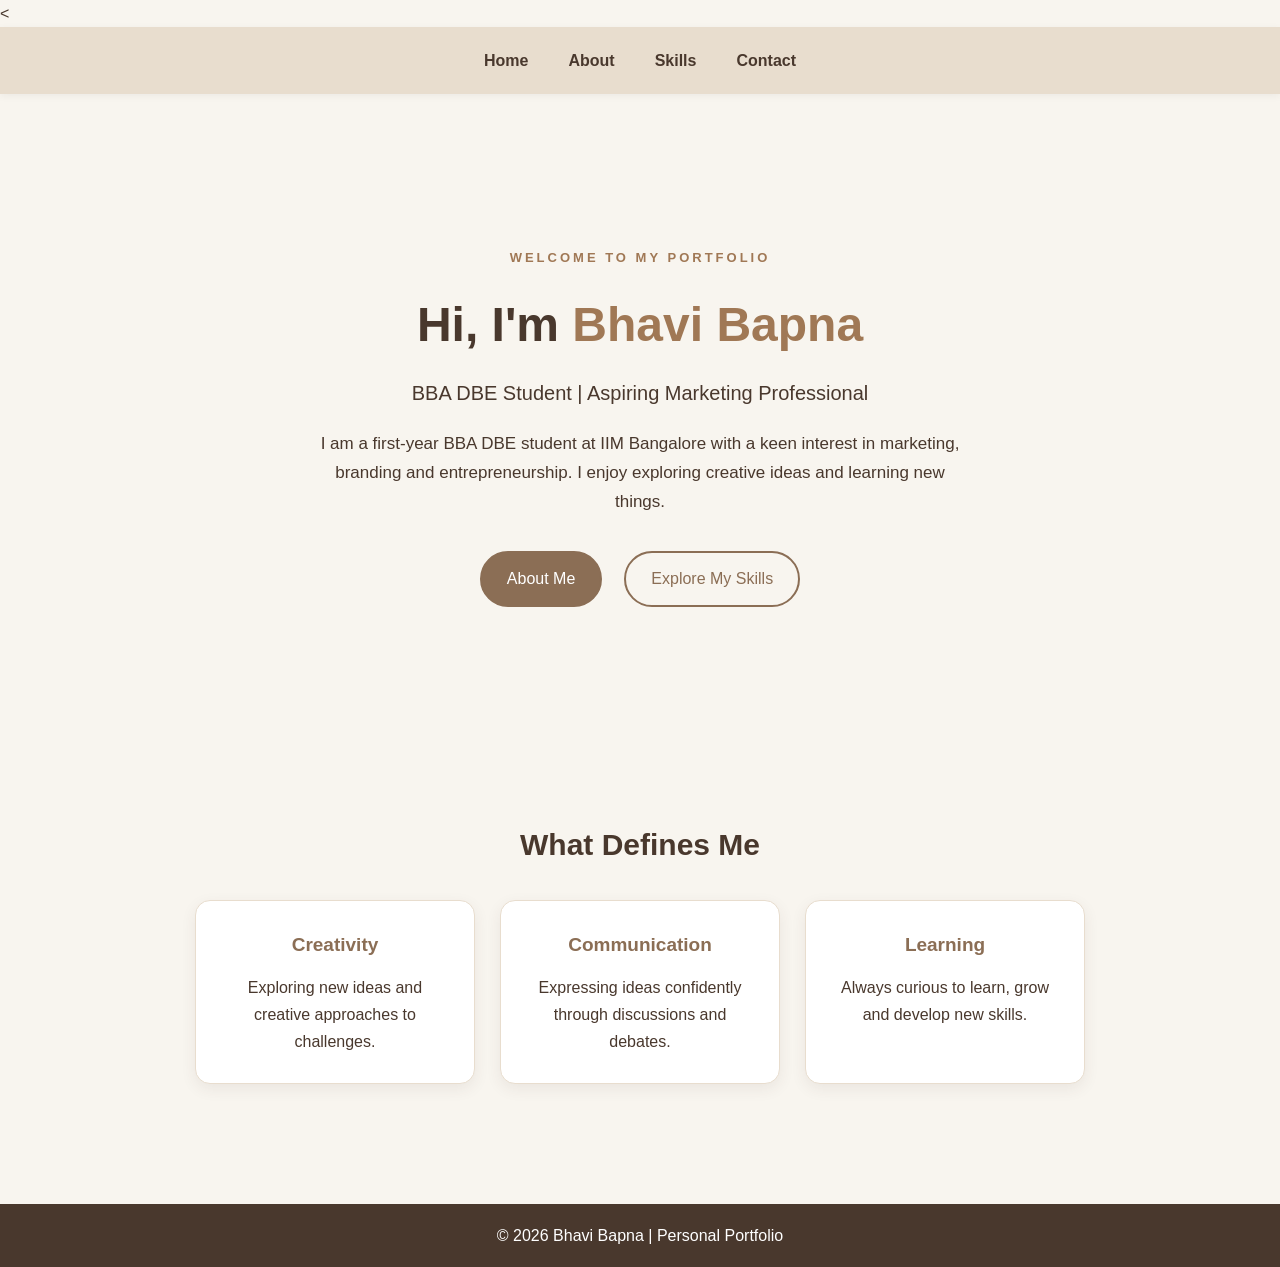
<file: index.html>
<<!DOCTYPE html>
<html>
<head>
    <title>Bhavi Bapna | Portfolio</title>
    <link rel="stylesheet" href="tt.css">
</head>

<body>

    <nav>
        <a href="index.html">Home</a>
        <a href="about.html">About</a>
        <a href="skills.html">Skills</a>
        <a href="contact.html">Contact</a>
    </nav>

    <section class="hero">
        <p class="welcome">WELCOME TO MY PORTFOLIO</p>

        <h1>Hi, I'm <span>Bhavi Bapna</span></h1>

        <h2>BBA DBE Student | Aspiring Marketing Professional</h2>

        <p class="intro">
            I am a first-year BBA DBE student at IIM Bangalore
            with a keen interest in marketing, branding and entrepreneurship.
            I enjoy exploring creative ideas and learning new things.
        </p>

        <div class="button-group">
            <a href="about.html" class="btn">About Me</a>
            <a href="skills.html" class="btn btn-outline">Explore My Skills</a>
        </div>
    </section>

    <section class="highlights">
        <h2>What Defines Me</h2>

        <div class="card-container">

            <div class="card">
                <h3>Creativity</h3>
                <p>Exploring new ideas and creative approaches to challenges.</p>
            </div>

            <div class="card">
                <h3>Communication</h3>
                <p>Expressing ideas confidently through discussions and debates.</p>
            </div>

            <div class="card">
                <h3>Learning</h3>
                <p>Always curious to learn, grow and develop new skills.</p>
            </div>

        </div>
    </section>

    <footer>
        <p>© 2026 Bhavi Bapna | Personal Portfolio</p>
    </footer>

</body>
</html>
</file>
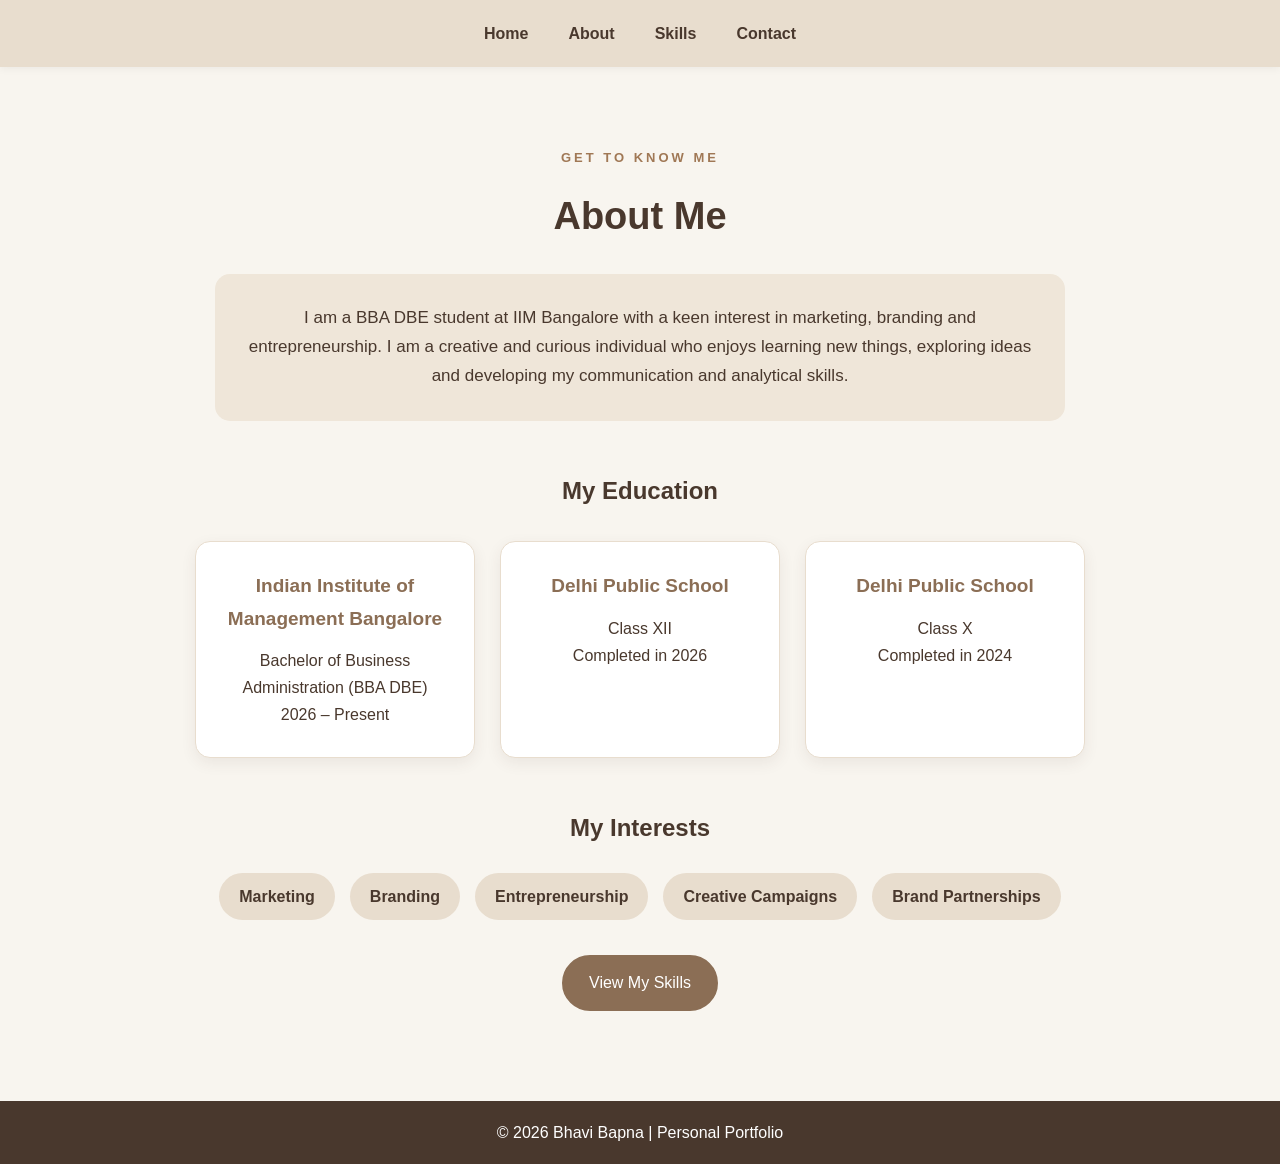
<file: about.html>
<!DOCTYPE html>
<html>
<head>
    <title>About Me | Bhavi Bapna</title>
    <link rel="stylesheet" href="tt.css">
</head>

<body>

    <nav>
        <a href="index.html">Home</a>
        <a href="about.html">About</a>
        <a href="skills.html">Skills</a>
        <a href="contact.html">Contact</a>
    </nav>

    <section class="page-section">

        <p class="welcome">GET TO KNOW ME</p>
        <h1>About Me</h1>

        <div class="about-box">
            <p>
                I am a BBA DBE student at IIM Bangalore with a keen
                interest in marketing, branding and entrepreneurship.
                I am a creative and curious individual who enjoys
                learning new things, exploring ideas and developing
                my communication and analytical skills.
            </p>
        </div>

        <h2 class="section-heading">My Education</h2>

        <div class="card-container">

            <div class="card">
                <h3>Indian Institute of Management Bangalore</h3>
                <p>Bachelor of Business Administration (BBA DBE)</p>
                <p>2026 – Present</p>
            </div>

            <div class="card">
                <h3>Delhi Public School</h3>
                <p>Class XII</p>
                <p>Completed in 2026</p>
            </div>

            <div class="card">
                <h3>Delhi Public School</h3>
                <p>Class X</p>
                <p>Completed in 2024</p>
            </div>

        </div>

        <h2 class="section-heading">My Interests</h2>

        <div class="interests">
            <span>Marketing</span>
            <span>Branding</span>
            <span>Entrepreneurship</span>
            <span>Creative Campaigns</span>
            <span>Brand Partnerships</span>
        </div>

        <a href="skills.html" class="btn">View My Skills</a>

    </section>

    <footer>
        <p>© 2026 Bhavi Bapna | Personal Portfolio</p>
    </footer>

</body>
</html>
</file>
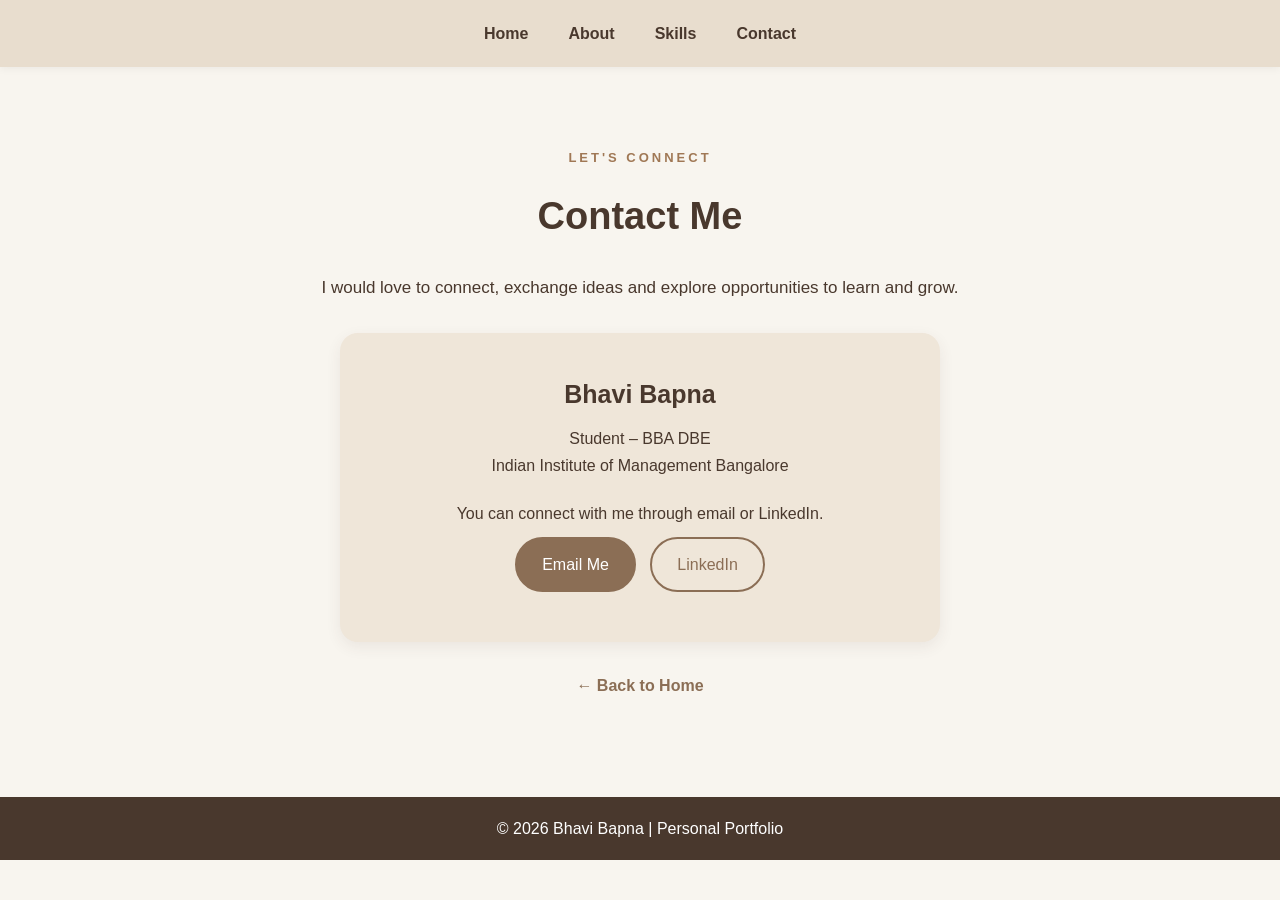
<file: contact.html>
<!DOCTYPE html>
<html>
<head>
    <title>Contact | Bhavi Bapna</title>
    <link rel="stylesheet" href="tt.css">
</head>

<body>

    <nav>
        <a href="index.html">Home</a>
        <a href="about.html">About</a>
        <a href="skills.html">Skills</a>
        <a href="contact.html">Contact</a>
    </nav>

    <section class="page-section contact-section">

        <p class="welcome">LET'S CONNECT</p>
        <h1>Contact Me</h1>

        <p class="intro">
            I would love to connect, exchange ideas and explore
            opportunities to learn and grow.
        </p>

        <div class="contact-box">

            <h3>Bhavi Bapna</h3>

            <p>Student – BBA DBE</p>
            <p>Indian Institute of Management Bangalore</p>

            <p class="contact-note">
                You can connect with me through email or LinkedIn.
            </p>

            <a href="mailto:your-email@example.com" class="btn">Email Me</a>

            <a href="https://www.linkedin.com/" target="_blank" class="btn btn-outline">LinkedIn</a>

        </div>

        <a href="index.html" class="back-link">← Back to Home</a>

    </section>

    <footer>
        <p>© 2026 Bhavi Bapna | Personal Portfolio</p>
    </footer>

</body>
</html>
</file>
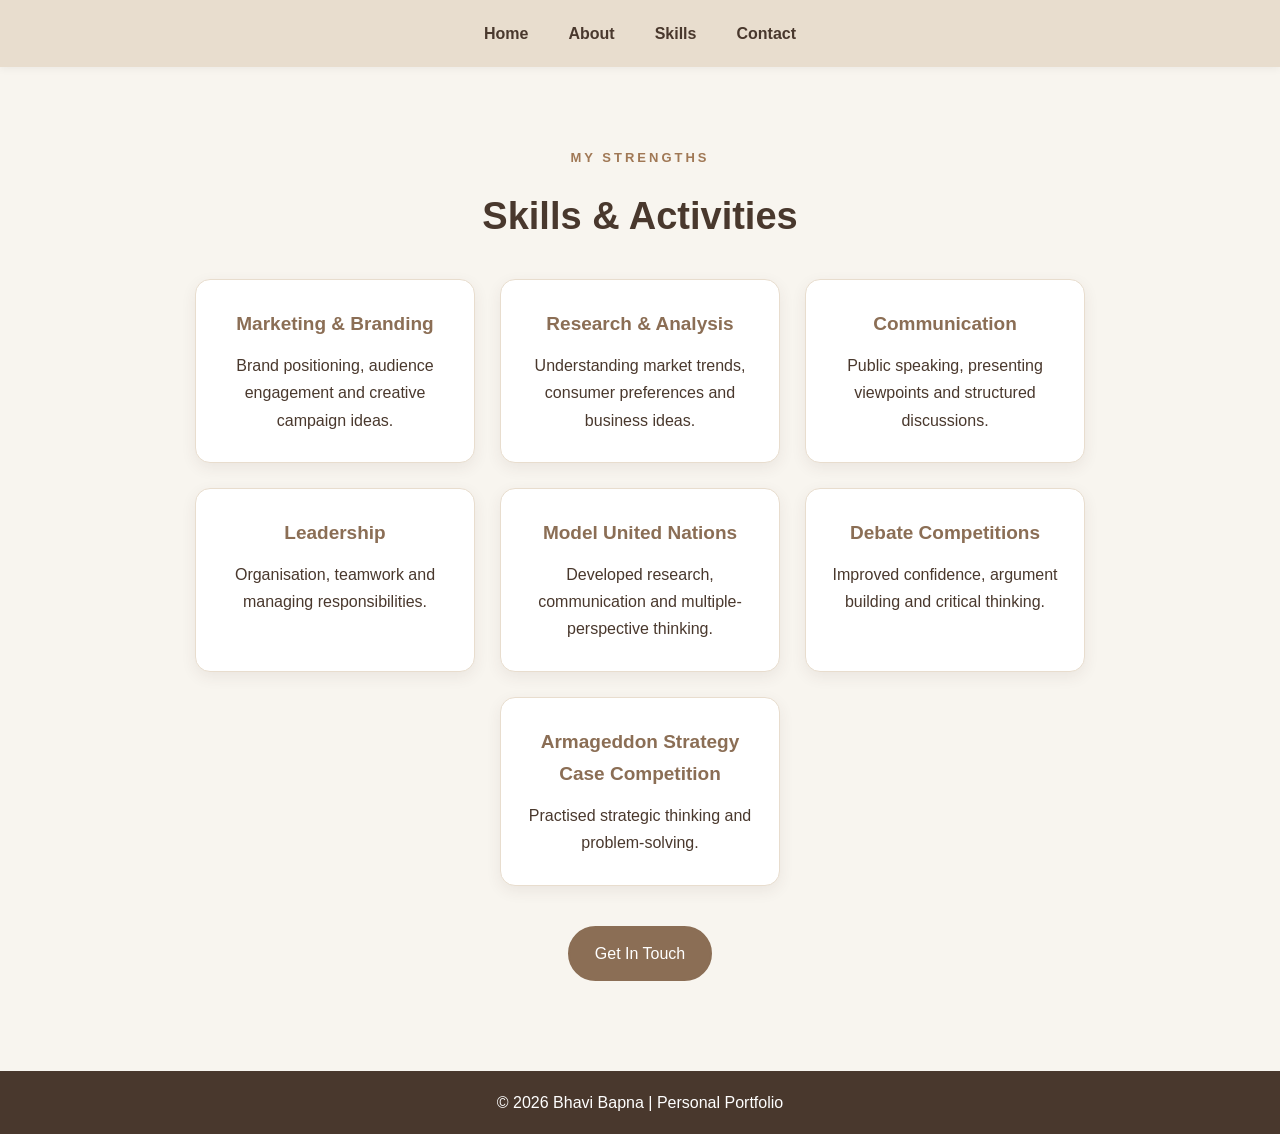
<file: skills.html>
<!DOCTYPE html>
<html>
<head>
    <title>Skills | Bhavi Bapna</title>
    <link rel="stylesheet" href="tt.css">
</head>

<body>

    <nav>
        <a href="index.html">Home</a>
        <a href="about.html">About</a>
        <a href="skills.html">Skills</a>
        <a href="contact.html">Contact</a>
    </nav>

    <section class="page-section">

        <p class="welcome">MY STRENGTHS</p>
        <h1>Skills & Activities</h1>

        <div class="card-container">

            <div class="card">
                <h3>Marketing & Branding</h3>
                <p>Brand positioning, audience engagement and creative campaign ideas.</p>
            </div>

            <div class="card">
                <h3>Research & Analysis</h3>
                <p>Understanding market trends, consumer preferences and business ideas.</p>
            </div>

            <div class="card">
                <h3>Communication</h3>
                <p>Public speaking, presenting viewpoints and structured discussions.</p>
            </div>

            <div class="card">
                <h3>Leadership</h3>
                <p>Organisation, teamwork and managing responsibilities.</p>
            </div>

            <div class="card">
                <h3>Model United Nations</h3>
                <p>Developed research, communication and multiple-perspective thinking.</p>
            </div>

            <div class="card">
                <h3>Debate Competitions</h3>
                <p>Improved confidence, argument building and critical thinking.</p>
            </div>

            <div class="card">
                <h3>Armageddon Strategy Case Competition</h3>
                <p>Practised strategic thinking and problem-solving.</p>
            </div>

        </div>

        <a href="contact.html" class="btn">Get In Touch</a>

    </section>

    <footer>
        <p>© 2026 Bhavi Bapna | Personal Portfolio</p>
    </footer>

</body>
</html>
</file>
<file: tt.css>
* {
    margin: 0;
    padding: 0;
    box-sizing: border-box;
}

body {
    font-family: Arial, sans-serif;
    background-color: #F8F5EF;
    color: #49382D;
    line-height: 1.7;
}

/* NAVIGATION BAR */
nav {
    background-color: #E8DDCE;
    padding: 20px;
    display: flex;
    justify-content: center;
    align-items: center;
    gap: 40px;
    box-shadow: 0 2px 8px rgba(0,0,0,0.05);
}

nav a {
    color: #49382D;
    text-decoration: none;
    font-weight: bold;
    transition: 0.3s;
}

nav a:hover {
    color: #A07855;
}

/* HOME PAGE */
.hero {
    min-height: 75vh;
    display: flex;
    flex-direction: column;
    justify-content: center;
    align-items: center;
    text-align: center;
    padding: 60px 20px;
}

.welcome {
    color: #A07855;
    font-size: 13px;
    font-weight: bold;
    letter-spacing: 3px;
    margin-bottom: 15px;
}

.hero h1 {
    font-size: 48px;
    margin-bottom: 10px;
}

.hero h1 span {
    color: #A07855;
}

.hero h2 {
    font-size: 20px;
    font-weight: normal;
    margin-bottom: 20px;
}

.intro {
    max-width: 650px;
    margin: 0 auto 25px;
    font-size: 17px;
}

/* BUTTONS */
.button-group {
    display: flex;
    justify-content: center;
    flex-wrap: wrap;
    gap: 12px;
}

.btn {
    display: inline-block;
    background-color: #8B6E55;
    color: white;
    padding: 12px 25px;
    border-radius: 30px;
    text-decoration: none;
    margin: 10px 5px;
    border: 2px solid #8B6E55;
    transition: 0.3s;
}

.btn:hover {
    background-color: #49382D;
    border-color: #49382D;
    transform: translateY(-3px);
}

.btn-outline {
    background-color: transparent;
    color: #8B6E55;
}

.btn-outline:hover {
    background-color: #8B6E55;
    color: white;
}

/* HIGHLIGHTS */
.highlights {
    padding: 50px 20px;
    text-align: center;
}

.highlights h2 {
    font-size: 30px;
    margin-bottom: 25px;
}

/* COMMON PAGE SECTIONS */
.page-section {
    max-width: 1100px;
    margin: 50px auto;
    padding: 30px 20px;
    text-align: center;
}

.page-section h1 {
    font-size: 38px;
    margin-bottom: 25px;
}

.section-heading {
    margin-top: 50px;
    margin-bottom: 20px;
}

/* ABOUT BOX */
.about-box {
    background-color: #EFE6D9;
    max-width: 850px;
    margin: 25px auto;
    padding: 30px;
    border-radius: 15px;
    font-size: 17px;
}

/* CARDS */
.card-container {
    display: flex;
    justify-content: center;
    align-items: stretch;
    flex-wrap: wrap;
    gap: 25px;
    margin: 30px auto;
}

.card {
    background-color: #FFFFFF;
    width: 280px;
    padding: 28px 22px;
    border-radius: 15px;
    box-shadow: 0 5px 15px rgba(73,56,45,0.08);
    transition: 0.3s;
    border: 1px solid #E8DDCE;
}

.card:hover {
    transform: translateY(-7px);
    box-shadow: 0 8px 20px rgba(73,56,45,0.15);
}

.card h3 {
    color: #8B6E55;
    margin-bottom: 12px;
    font-size: 19px;
}

/* INTEREST TAGS */
.interests {
    display: flex;
    justify-content: center;
    flex-wrap: wrap;
    gap: 15px;
    margin: 25px 0;
}

.interests span {
    background-color: #E8DDCE;
    padding: 10px 20px;
    border-radius: 25px;
    font-weight: bold;
}

/* CONTACT PAGE */
.contact-section {
    min-height: 70vh;
}

.contact-box {
    background-color: #EFE6D9;
    max-width: 600px;
    margin: 30px auto;
    padding: 40px 25px;
    border-radius: 18px;
    box-shadow: 0 5px 15px rgba(73,56,45,0.08);
}

.contact-box h3 {
    font-size: 25px;
    margin-bottom: 10px;
}

.contact-note {
    margin-top: 20px;
}

.back-link {
    color: #8B6E55;
    text-decoration: none;
    font-weight: bold;
}

/* FOOTER */
footer {
    background-color: #49382D;
    color: white;
    text-align: center;
    padding: 18px;
    margin-top: 40px;
}

/* MOBILE SCREEN */
@media (max-width: 600px) {

    nav {
        gap: 15px;
        flex-wrap: wrap;
    }

    .hero h1 {
        font-size: 34px;
    }

    .hero h2 {
        font-size: 17px;
    }

    .page-section h1 {
        font-size: 30px;
    }

    .card {
        width: 100%;
    }

    .button-group {
        flex-direction: column;
    }
}
</file>
